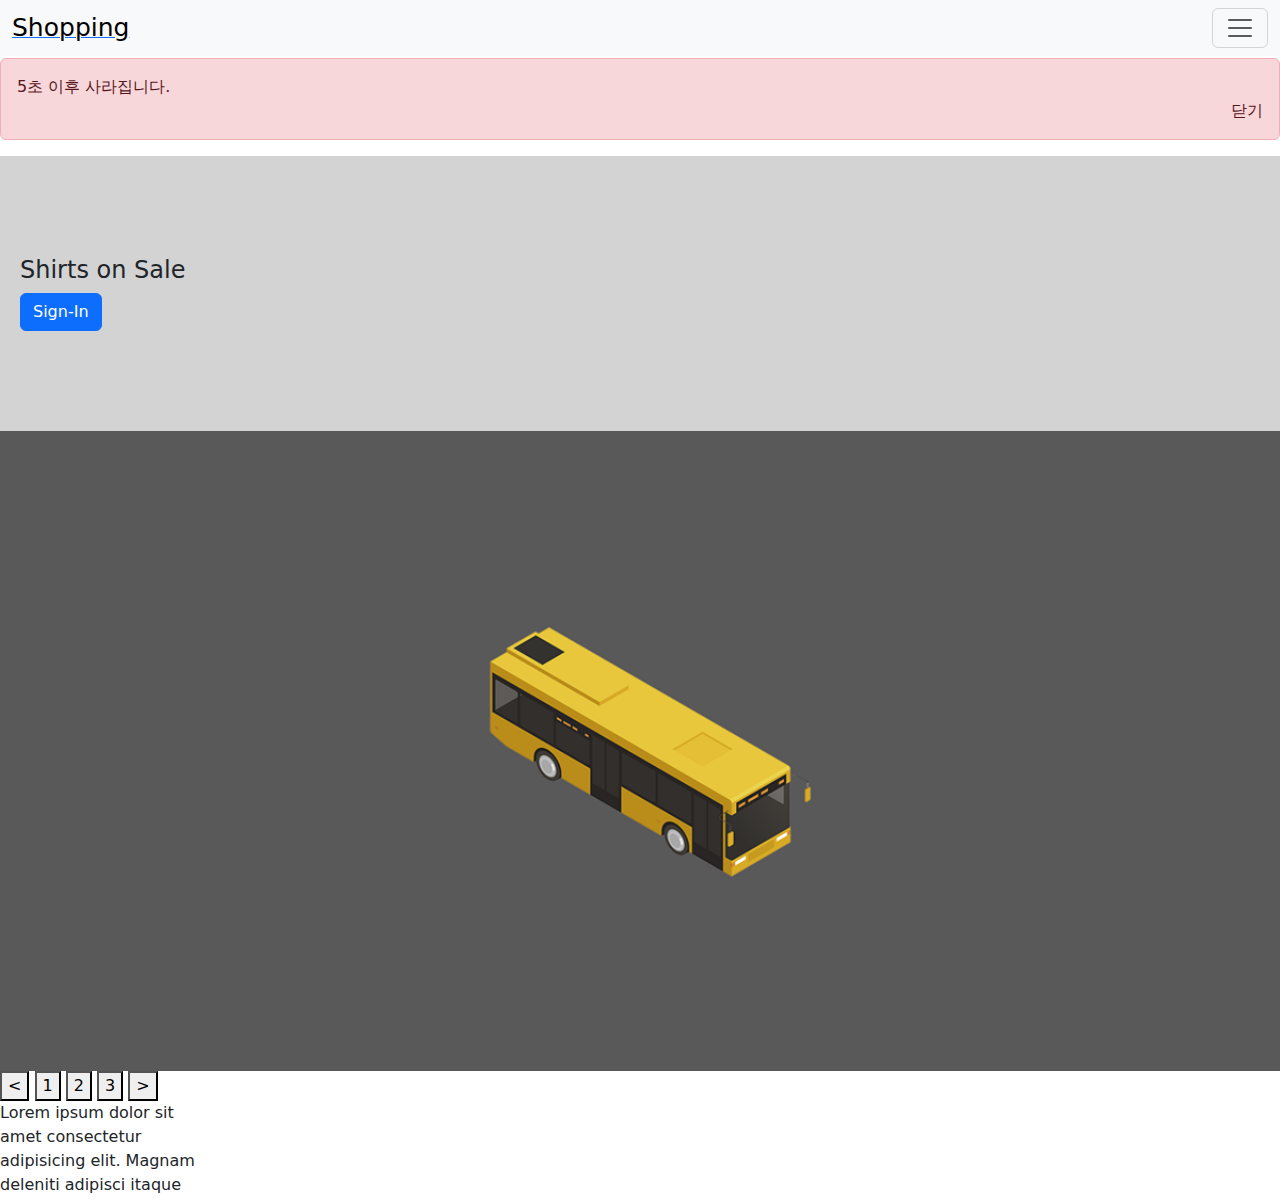
<file: index.html>
<!DOCTYPE html>
<html>

<head>
    <meta charset="UTF-8">
    <title>Document</title>
    <!-- bootstrap -->
    <link href="https://cdn.jsdelivr.net/npm/bootstrap@5.3.3/dist/css/bootstrap.min.css" rel="stylesheet"
        integrity="sha384-QWTKZyjpPEjISv5WaRU9OFeRpok6YctnYmDr5pNlyT2bRjXh0JMhjY6hW+ALEwIH" crossorigin="anonymous">
    <link href="./css/main.css" rel="stylesheet">
    <!-- jQuery -->
    <script src="https://cdnjs.cloudflare.com/ajax/libs/jquery/3.6.0/jquery.min.js"
        integrity="sha512-894YE6QWD5I59HgZOGReFYm4dnWc1Qt5NtvYSaNcOP+u1T9qYdvdihz0PPSiiqn/+/3e7Jo4EaG7TubfWGUrMQ=="
        crossorigin="anonymous" referrerpolicy="no-referrer"></script>
    <script src="js/request.js"></script>
</head>

<body>
    <!-- 로그인 모달창 Start -->
    <div class="black-bg">
        <div class="white-bg">
            <h4>로그인하세요</h4>
            <!-- form을 사용하는 이유
                 1. 서버로 데이터를 전송하기 위해 사용
                 2. action에 있는 url로 데이터가 전송 된다. -->
            <form action="success.html">
                <div class="my-3">
                    <input type="text" id="id" class="form-control">
                </div>
                <div class="my-3">
                    <input type="password" id="pw" class="form-control">
                </div>
                <button type="submit" class="btn btn-primary" id="send">전송</button>
                <button type="button" class="btn btn-danger" id="close">닫기</button>
            </form>
        </div>
    </div>
    <script>
        const blackBg =  document.querySelector('.black-bg');
        blackBg.addEventListener('click', (e)=>{

            // 영역 외의 부분 누르면 창 닫기
            if(e.target === blackBg){
                blackBg.classList.remove('show-modal');
            }

            // 유저가 실제로 클릭한 HTML 요소
            // e.target;

            // 이벤트리스너가 작성된 곳
            // this;
            // e.currentTarget;

            // 이벤트 기본동작을 막아주는 효과 (submit의 경우 submit의 동작을 막아준다)
            // e.preventDefault();

            // 상위요소로 이벤트 버블링을 막아준다.
            // e.stopPropagation();
        })
    </script>
    <!-- 로그인 모달창 End -->
    
    <!-- Navigation bar Start -->
    <nav class="navbar navbar-light bg-light" id="navigation">
        <div class="container-fluid">
            <a href="index.html"><span class="navbar-brand">Shopping</span></a>
            
            <button class="navbar-toggler" type="button">
                <span class="navbar-toggler-icon"></span>
            </button>
        </div>
    </nav>
    <ul class="list-group">
        <li class="list-group-item">
            <span class="dark-mode">Dark Mode🔄 </span>
        </li>
        <li class="list-group-item"><span onclick="location.href='detail.html'">Detail</span></li>
        <li class="list-group-item">A third item</li>
        <li class="list-group-item">A fourth item</li>
        <li class="list-group-item">And a fifth one</li>
    </ul>
    <script>
        // 스크롤 위치에 따라 Nav 로고 크기 변경
        window.addEventListener('scroll', ()=>{
            if(window.scrollY > 100){
                document.querySelector('.navbar-brand').style.fontSize = '20px';
            } else {
                document.querySelector('.navbar-brand').style.fontSize = '25px';
            }
        });
        
        const navList = document.querySelector('.list-group');
        
        // Navigation menu open
        document.querySelector('.navbar-toggler').addEventListener('click', (e) => {
            document.querySelector('.list-group').classList.toggle('slide');
        });
        
        

    </script>
    <!-- Navigation bar End -->

    <div style="height: 58px;"></div>


    <!-- Main Start -->
    <div class="alert alert-danger">
        <span id="timer">5</span>초 이후 사라집니다.
        <span style="display: block; text-align: right;" onclick="modalHide('.alert')">닫기</span>
    </div>
    <script>
        let timeCount = 5;
       
       let timer = setInterval(()=>{
           timeCount--;
           if(timeCount>= 0){
               document.querySelector('#timer').innerHTML = timeCount;
           }
       }, 1000);

       setTimeout(()=>{
           document.querySelector('.alert').classList.add('hide');
           clearTimeout(timer);
       },5000)

       const modalHide = (element) => {
           document.querySelector(element).classList.add('hide');
       }
    </script>

    <div class="main-bg">
        <h4>Shirts on Sale</h4>
        <button type="button" id="sign_check" class="btn btn-primary">Sign-In</button>
    </div>

    <!-- carousel : 이미지 슬라이드 -->
    <div style="overflow: hidden;">
        <div class="slide-container">
            <div class="slide-box">
                <img src="img/car1.png">
            </div>
            <div class="slide-box">
                <img src="img/car2.png">
            </div>
            <div class="slide-box">
                <img src="img/car3.png">
            </div>
        </div>
    </div>
    <script>
        let start = 0;
        let mouseDown = false;
        $('.slide-box').eq(0).on('mousedown', (e)=>{
            start = e.clientX;
            mouseDown = true;
        })
        

        $('.slide-box').eq(0).on('mousemove', (e)=>{
            if(mouseDown == true){
                $('.slide-container').css('transform', `translateX(${e.clientX-start}px)`);
            }
        })

        $('.slide-box').eq(0).on('mouseup', (e)=>{
            mouseDown = false;
            if(e.target-start < -100){
                $('.slide-container').css('transition','all 0.5s').css('transform', 'translateX(100vw)');
            } else {
                $('.slide-container').css('transition','all 0.5s').css('transform', 'translateX(0vw)');
            }
        })

        setTimeout(()=>{
            $('.slide-container').css('transition','none')
        }, 500)

    </script>

    <button class="before"><</button>
    <button class="slide-1">1</button>
    <button class="slide-2">2</button>
    <button class="slide-3">3</button>
    <button class="next">></button>

    <!-- div 박스 높이를 구해서 스크롤을 하였을 때 보이는 이벤트 -->
    <div class="lorem" style="width: 200px; height: 100px; overflow-y: scroll;">
        Lorem ipsum dolor sit amet consectetur adipisicing elit. 
        Magnam deleniti adipisci itaque velit temporibus facilis at quae numquam modi 
        id vitae totam magni, cum soluta obcaecati, a sapiente cupiditate vero.
    </div>
    <script>
        // div의 스크롤바 내린 양 == div의 실제 높이
        document.querySelector('.lorem').addEventListener('scroll', ()=>{
            // 스크롤 양
            let scrollValue = document.querySelector('.lorem').scrollTop;
            // 실제 높이
            let divValue = document.querySelector('.lorem').scrollHeight;
            // 높이
            let divHeight = document.querySelector('.lorem').clientHeight;

            // 스크롤 양 + 높이 == 실제 높이
            if(scrollValue+divHeight > divValue -1){
                alert('다 읽었음');
            }

        })

        // 현재 페이지의 높이
        // document.querySelector('html').scrollHeight
        // document.querySelector('html').clientHeight

    </script>

    <!-- Main End -->
    
    <script>
        let paintingLength = 3;
        let painting = 0;
        let slidePainting = document.querySelector('.slide-container');
        
        // 이미지 슬라이드 "이전" 버튼으로 구현
        document.querySelector('.before').addEventListener('click', ()=>{
            if(painting > 0){
                painting--;
            }
            slidePainting.style.transform = `translateX(-${painting}00vw)`;
            console.log(painting);
            // if(painting === 1){
            //     painting = 3;
            //     slidePainting.style.transform = 'translateX(-200vw)';
            // } else if(painting === 2){
            //     painting = 1;
            //     slidePainting.style.transform = 'translateX(0vw)';
            // } else {
            //     painting = 2;
            //     slidePainting.style.transform = 'translateX(-100vw)'
            // }
        })

        // 이미지 슬라이드 "다음" 버튼으로 구현
        document.querySelector('.next').addEventListener('click', ()=>{
            if(paintingLength-1 > painting){
                painting++;
            }
            slidePainting.style.transform = `translateX(-${painting}00vw)`;
            console.log(painting);
            // if(painting === 1){
            //     painting = 2;
            //     slidePainting.style.transform = 'translateX(-100vw)';
            // } else if(painting === 2){
            //     painting = 3;
            //     slidePainting.style.transform = 'translateX(-200vw)';
            // } else {
            //     painting = 1;
            //     slidePainting.style.transform = 'translateX(0vw)'
            // }
        })

        // 이미지 슬라이드 구현
        document.querySelector('.slide-1').addEventListener('click', ()=>{
            painting = 1;
            slidePainting.style.transform = 'translateX(0vw)';
        });
        document.querySelector('.slide-2').addEventListener('click', ()=>{
            painting = 2;
            slidePainting.style.transform = 'translateX(-100vw)';
        });
        document.querySelector('.slide-3').addEventListener('click', ()=>{
            painting = 3;
            slidePainting.style.transform = 'translateX(-200vw)';
        });
    </script>

    <script>
        
        var count = 0;

        // Dark 버튼 클릭 시 Light로 바꾸기
        document.querySelector('.dark-mode').addEventListener('click', ()=>{
            if(count%2 === 0){
                document.querySelector('.dark-mode').innerHTML = "Light Mode🔄";
                document.querySelector('body').classList.add('dark');
                document.querySelector('#navigation').classList.remove('navbar-light');
                document.querySelector('#navigation').classList.remove('bg-light');
                document.querySelector('#navigation').classList.add('navbar-light');
                document.querySelector('#navigation').classList.add('bg-dark');
            } else {
                document.querySelector('.dark-mode').innerHTML = "Dark Mode🔄";
                document.querySelector('body').classList.remove('dark');
                document.querySelector('#navigation').classList.add('navbar-light');
                document.querySelector('#navigation').classList.add('bg-light');
                document.querySelector('#navigation').classList.remove('navbar-light');
                document.querySelector('#navigation').classList.remove('bg-dark');
                
            }
            count++;
        });

        $('#sign_check').on('click', () => {
            $('.black-bg').addClass('show-modal');
        });

        $('#close').on('click', () => {
            $('.black-bg').removeClass('show-modal');
        });

        // input event 1
        document.querySelector('#id').addEventListener('change', ()=>{
            console.log(document.querySelector('#id').value);
        });

        // input event 2
        document.querySelector('#pw').addEventListener('input', ()=>{
            console.log(document.querySelector('#pw').value);
        });

        // 전송 버튼 누르면 input에 입력한 값이 없으면 알림창
        document.querySelector('form').addEventListener('submit', (e)=>{
            const id = document.querySelector('#id').value;
            const pw = document.querySelector('#pw').value;

            if(id === ''){
                alert("아이디를 입력하세요");
            }

             // 정규식
            if(/\S+@\S+.\S+/.test(id)){
                alert("이메일 형식이 아닙니다.")
            }
            if(pw === ''){
                alert("비밀번호를 입력하세요");
            }
            if(pw.length < 6){
                alert("비밀번호가 맞지 않습니다.")
            }

            e.preventDefault();
        });

    </script>

    <!-- Bootstrap -->
    <script src="https://cdn.jsdelivr.net/npm/bootstrap@5.3.3/dist/js/bootstrap.bundle.min.js"
        integrity="sha384-YvpcrYf0tY3lHB60NNkmXc5s9fDVZLESaAA55NDzOxhy9GkcIdslK1eN7N6jIeHz"
        crossorigin="anonymous"></script>


</body>

</html>
</file>
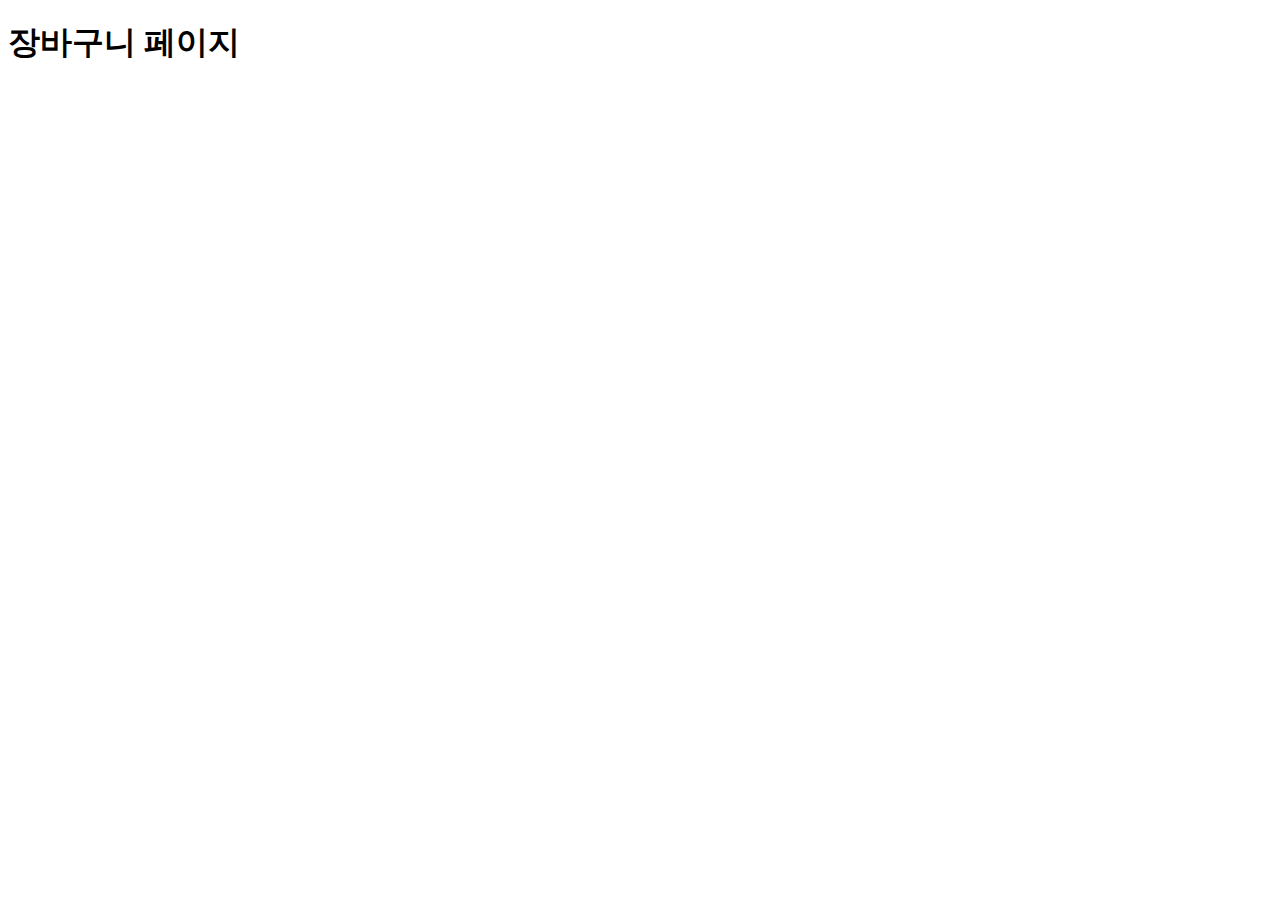
<file: cart.html>
<!DOCTYPE html>
<html lang="en">
<head>
    <meta charset="UTF-8">
    <meta name="viewport" content="width=device-width, initial-scale=1.0">
    <title>Document</title>
</head>
<body>
    <h1>장바구니 페이지</h1>
    <div>
        
    </div>
    <script>
        // 로컬스토리지에서 꺼내서 cart에 추가
        
    </script>
</body>
</html>
</file>
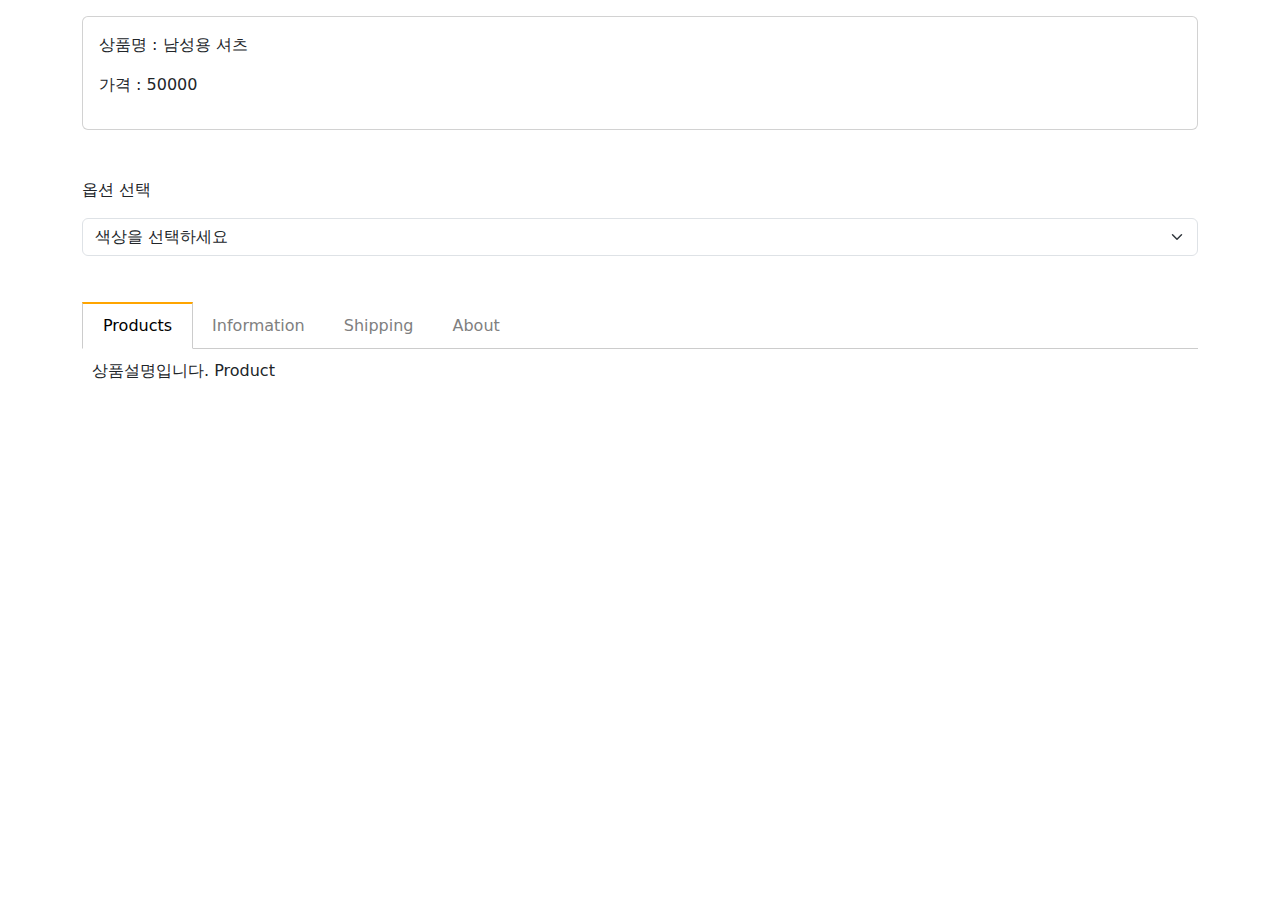
<file: detail.html>
<!DOCTYPE html>
<html>

<head>
    <meta charset="UTF-8">
    <title>Document</title>
    <!-- bootstrap -->
    <link href="https://cdn.jsdelivr.net/npm/bootstrap@5.3.3/dist/css/bootstrap.min.css" rel="stylesheet"
        integrity="sha384-QWTKZyjpPEjISv5WaRU9OFeRpok6YctnYmDr5pNlyT2bRjXh0JMhjY6hW+ALEwIH" crossorigin="anonymous">
    <link href="./css/main.css" rel="stylesheet">
    <!-- jQuery -->
    <script src="https://cdnjs.cloudflare.com/ajax/libs/jquery/3.6.0/jquery.min.js"
        integrity="sha512-894YE6QWD5I59HgZOGReFYm4dnWc1Qt5NtvYSaNcOP+u1T9qYdvdihz0PPSiiqn/+/3e7Jo4EaG7TubfWGUrMQ=="
        crossorigin="anonymous" referrerpolicy="no-referrer"></script>
    <!-- <script src="js/main.js"></script> -->

    <style>
        ul.list {
            list-style-type: none;
            margin: 0;
            padding: 0;
            border-bottom: 1px solid #ccc;
        }

        ul.list::after {
            content: '';
            display: block;
            clear: both;
        }

        .tab-button {
            display: block;
            padding: 10px 20px 10px 20px;
            float: left;
            margin-right: -1px;
            margin-bottom: -1px;
            color: grey;
            text-decoration: none;
            cursor: pointer;
        }

        .orange {
            border-top: 2px solid orange;
            border-right: 1px solid #ccc;
            border-bottom: 1px solid white;
            border-left: 1px solid #ccc;
            color: black;
            margin-top: -2px;
        }

        .tab-content {
            display: none;
            padding: 10px;
        }

        .show {
            display: block;
        }
    </style>
</head>

<body>
    
    <div class="container mt-3">
        <div class="card p-3">
            <p class="car-title"></p>
            <p class="car-price"></p>
        </div>
    </div>
    <script>
        /**
         *  array 자료형
         *  인덱싱 : array[0] -> array의 0번째 자료
         *  let array = ['자료1', '자료2', '자료3'];
         *  array[1] == '자료2'
         * 
         *  object 자료형
         *  키:밸류 형태의 자료 -> {name(key): '자료'(vales)}
         *  let object = {name: '자료1', id: '자료2'};
         *  object.name == '자료1'
         */

         var car = ['남성용 셔츠', 50000, 'white'];
         var car2 = {name: '남성용 셔츠', price: [50000, 30000, 40000]};

         // array 정렬
         car.sort();
         // 1번부터 y번전까지 자르기
         var car3 = car.slice(1,3)

         // object HTML에 적용하기 (데이터 바인딩 : 데이터를 원하는 위치에 놓는 것)
         document.querySelector('.car-title').innerHTML = ` 상품명 : ${car2.name}`; 
         document.querySelector('.car-price').innerHTML = ` 가격 : ${car2.price[0]}`; 
    </script>

    <form class="container my-5 form-group">
        <p>옵션 선택</p>
        <select class="form-select mt-2">
            <option>색상을 선택하세요</option>
            <option>White</option>
            <option>Black</option>
            <option>Grey</option>
            <option>Blue</option>
            <option>Red</option>
        </select>
        <select class="form-select mt-2 form-hide">
            <option>사이즈를 선택하세요</option>
            <option>S (90)</option>
            <option>M (95)</option>
            <option>L (100)</option>
            <option>XL (105)</option>
        </select>
    </form>

    <div class="create-html">

    </div>
    <script>

        // 자바스크립트로 html 요소 생성(2)
        // let template = '<p>안녕@</p>';
        // document.querySelector('.create-html').insertAdjacentHTML('beforeend', template);

        // 자바스크립트로 html 요소 생성(1)
        // let pTag = document.createElement('p');
        // pTag.innerHTML = "안녕!";
        // document.querySelector('.create-html').appendChild(pTag);

        const selectorOne = document.querySelectorAll('.form-select');

        const white = ['S (90)', 'M (95)', 'L (100)'];
        const black = ['L (100)', 'XL (품절)', 'XXL  (110)'];

        selectorOne[0].addEventListener('input', (e)=>{
            // this 값을 쓰고 싶으면 allow function을 쓰지 않고 일반 function()을 써야 한다.
            // let value = this.value : 값 이상하게 나옴
            let value = e.currentTarget.value;
            
            // 유저가 색상을 골랐을 때 사이즈 보여주기
            if(selectorOne[0].value == '색상을 선택하세요'){
                selectorOne[1].classList.add('form-hide');

            } else if(value == "White"){
                selectorOne[1].classList.remove('form-hide');
                selectorOne[1].innerHTML = '';
                white.forEach((item)=>{
                    let option = document.createElement('option');
                    option.textContent = item;
                    selectorOne[1].append(option);
                })
                
            } else if(value == "Black"){
                selectorOne[1].classList.remove('form-hide');
                selectorOne[1].innerHTML = '';
                black.forEach((item)=>{
                    let option = document.createElement('option');
                    option.textContent = item;
                    selectorOne[1].append(option);
                })

            } else {
                selectorOne[1].classList.remove('form-hide');
                let option = `<option>사이즈를 선택하세요</option>
                              <option>S (90)</option>
                              <option>M (95)</option>
                              <option>L (100)</option>
                              <option>XL (105)</option>`;
                selectorOne[1].innerHTML = option;

            }
        })

        // Object 갯수만큼 반복문
        // let obj = {name: 'kim', age: 20};
        // for(var key in obj){
        //     console.log(key + obj[key]);
        // }
    </script>

    <div class="container mt-5">
        <ul class="list">
            <li class="tab-button orange" data-id="0">Products</li>
            <li class="tab-button" data-id="1">Information</li>
            <li class="tab-button" data-id="2">Shipping</li>
            <li class="tab-button" data-id="3">About</li>
        </ul>

        <div class="tab-content show">
            <p>상품설명입니다. Product</p>
        </div>
        <div class="tab-content">
            <p>스펙설명입니다. Information</p>
        </div>
        <div class="tab-content">
            <p>배송정보입니다. Shipping</p>
        </div>
        <div class="tab-content">
            <p>그 외. About</p>
        </div>
    </div>
    <script src="js/main.js"></script>

    <!-- Bootstrap -->
    <script src="https://cdn.jsdelivr.net/npm/bootstrap@5.3.3/dist/js/bootstrap.bundle.min.js"
        integrity="sha384-YvpcrYf0tY3lHB60NNkmXc5s9fDVZLESaAA55NDzOxhy9GkcIdslK1eN7N6jIeHz"
        crossorigin="anonymous"></script>


</body>

</html>
</file>
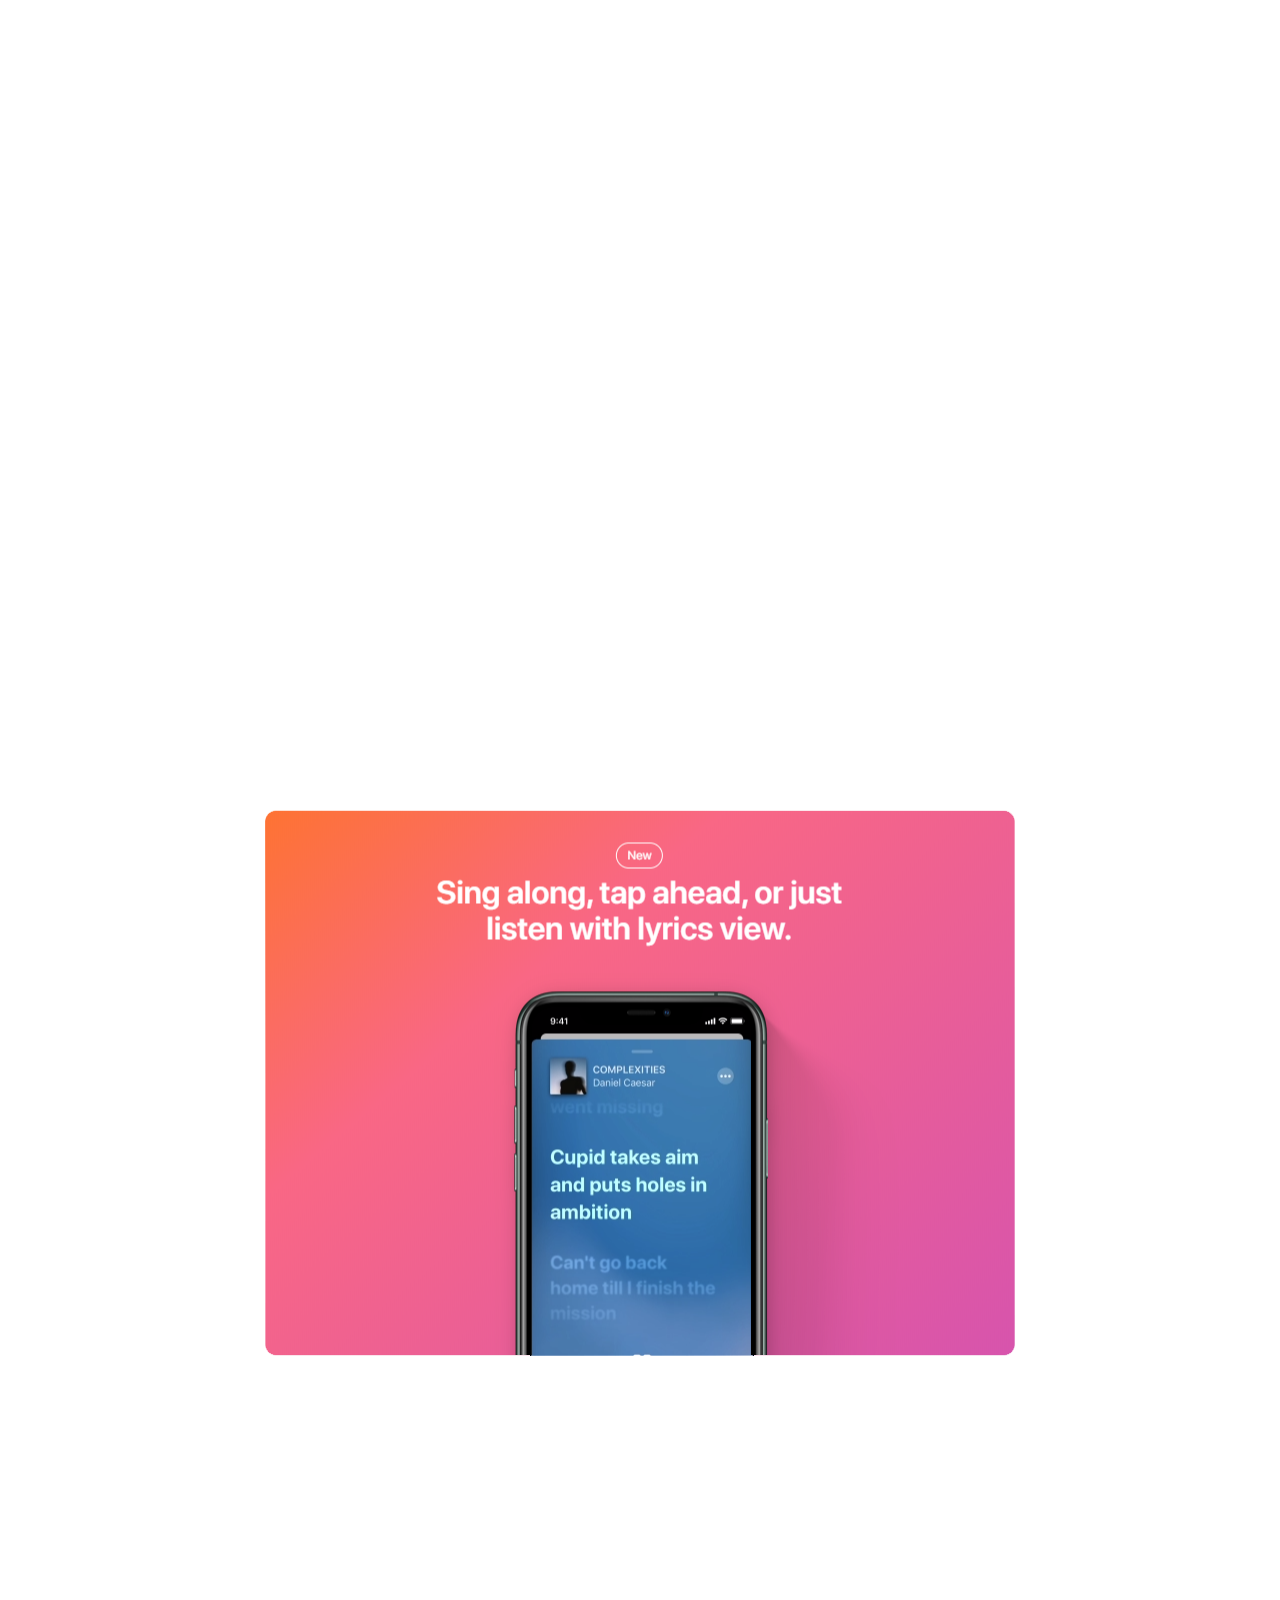
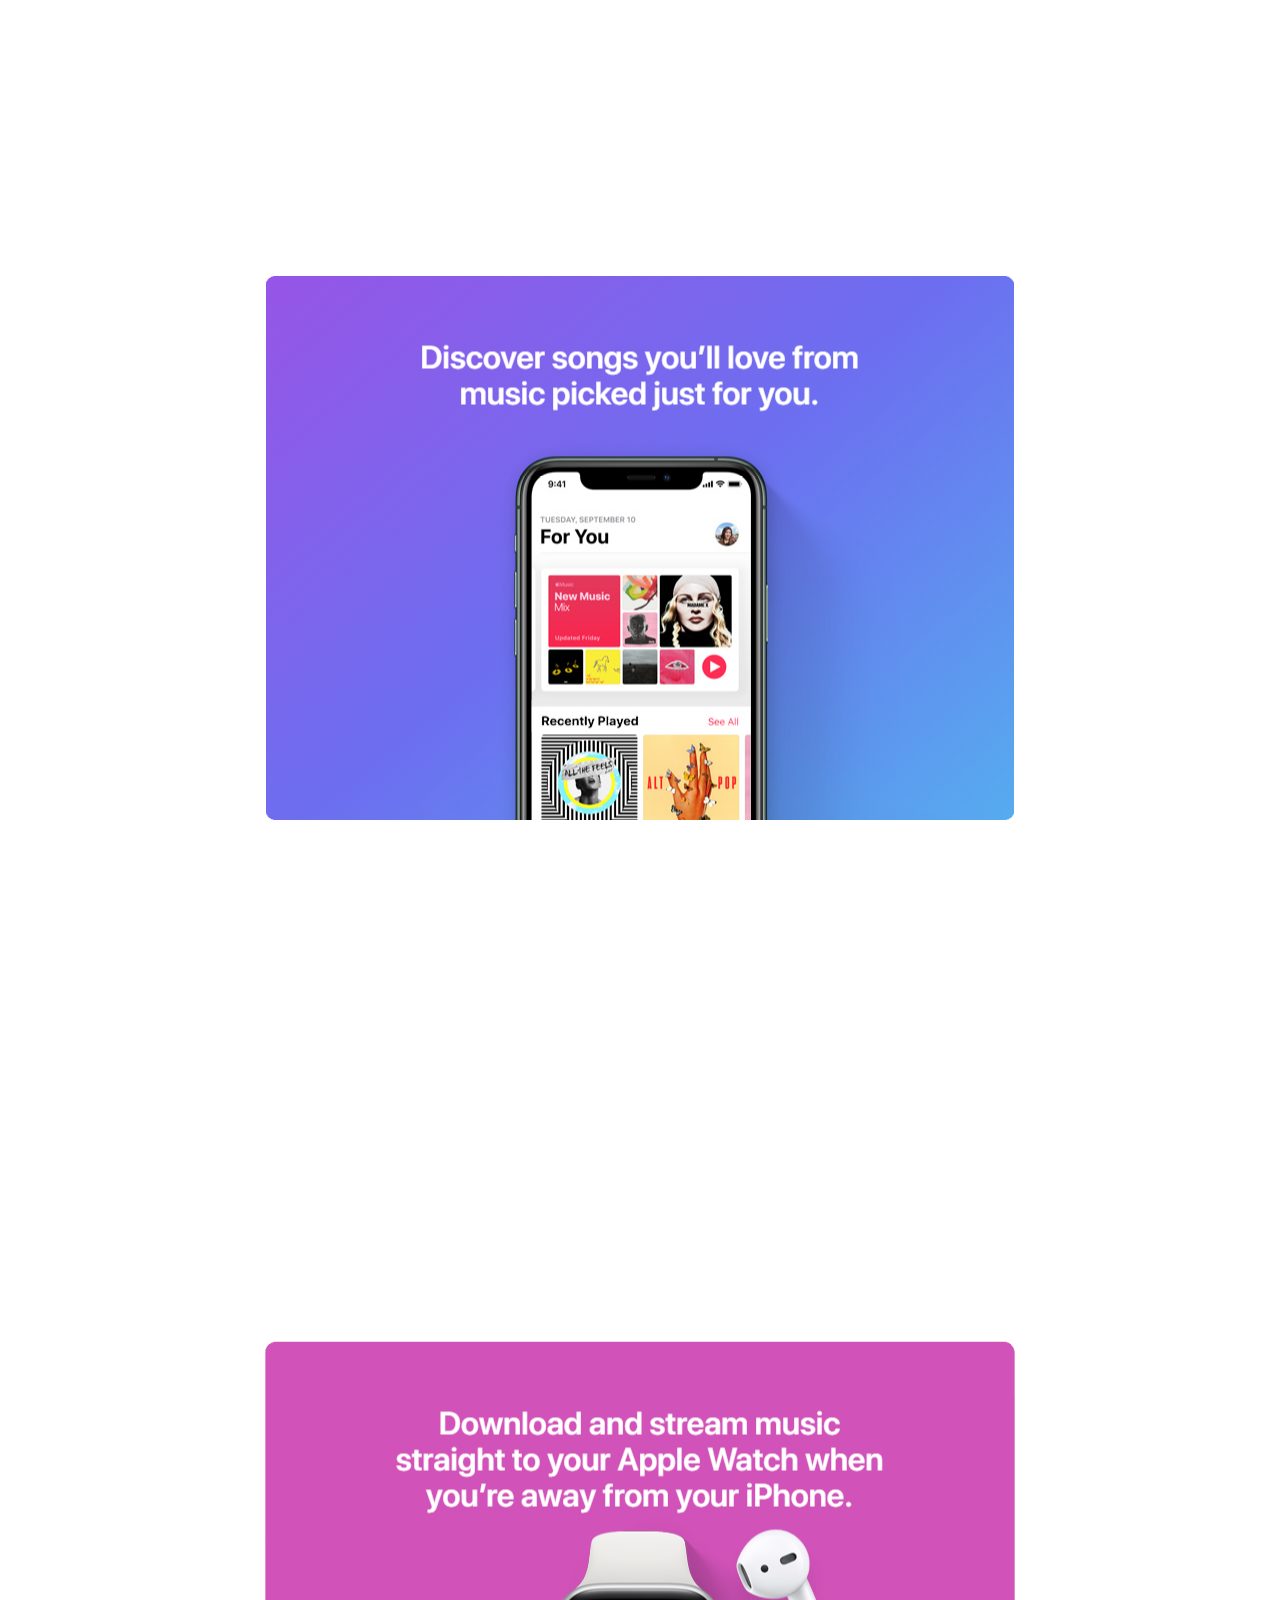
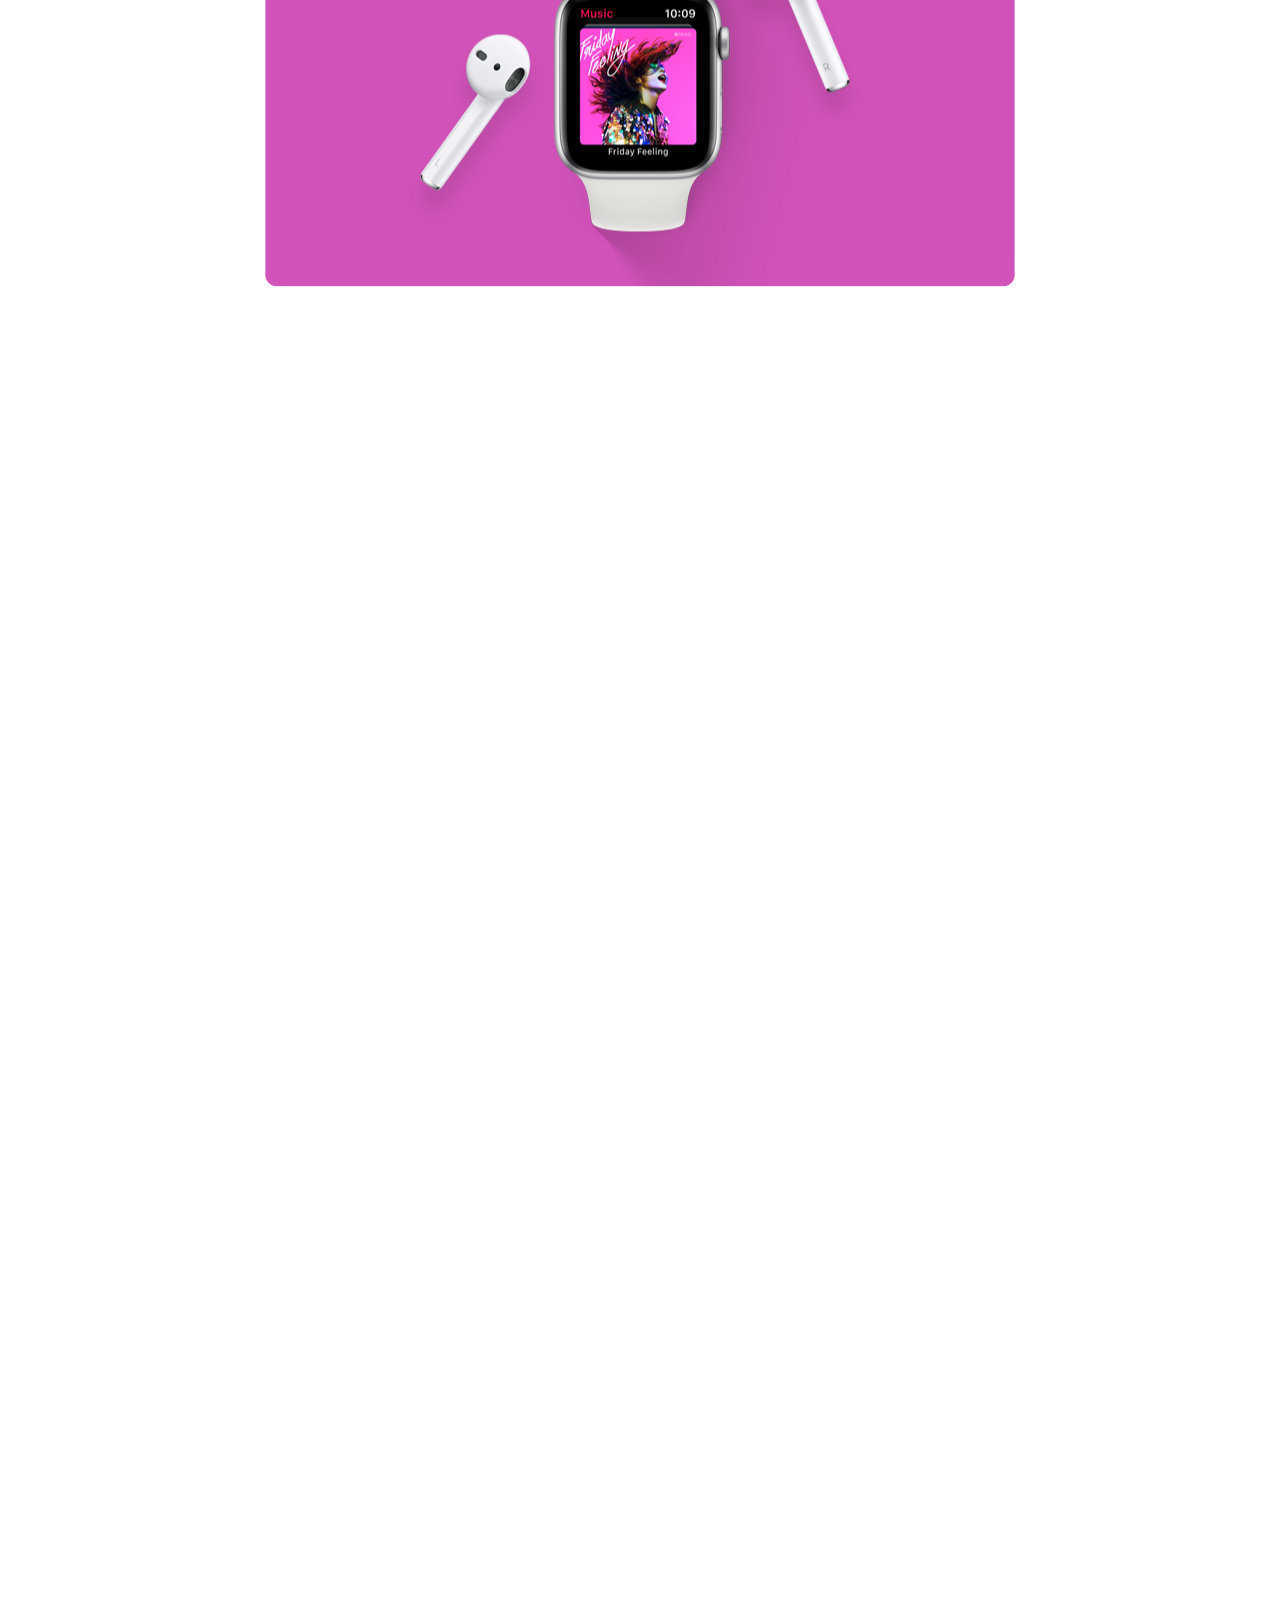
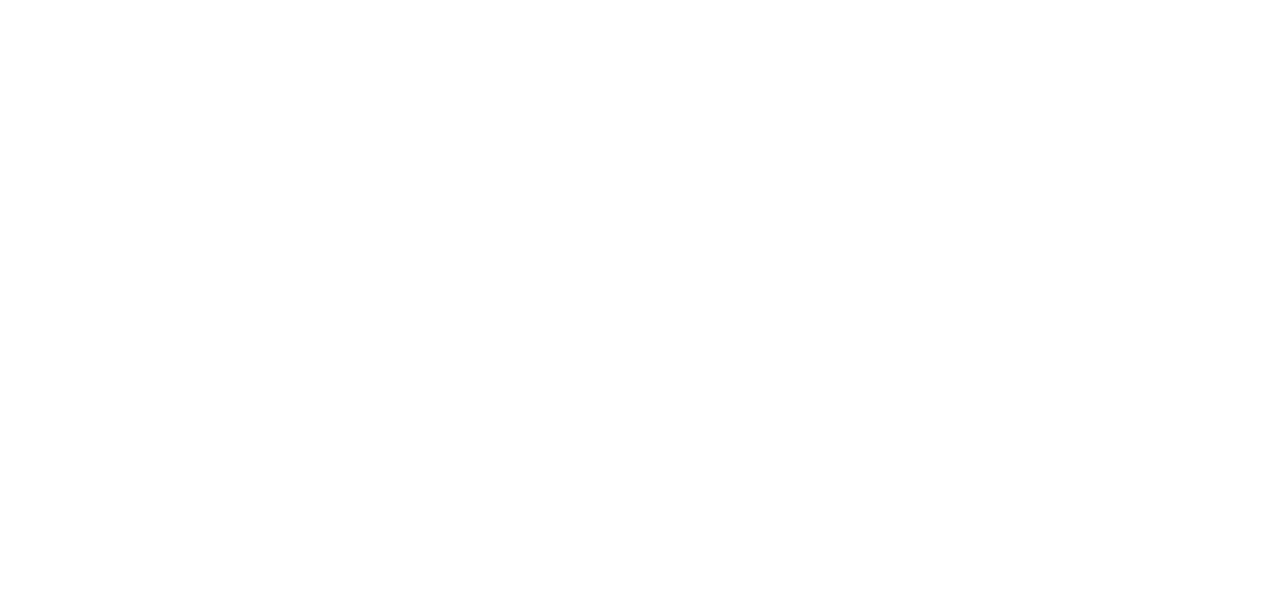
<file: home-ui.html>
<!DOCTYPE html>
<html>

<head>
    <meta charset="UTF-8">
    <title>Document</title>
    <!-- jQuery -->
    <script src="https://cdnjs.cloudflare.com/ajax/libs/jquery/3.6.0/jquery.min.js"
        integrity="sha512-894YE6QWD5I59HgZOGReFYm4dnWc1Qt5NtvYSaNcOP+u1T9qYdvdihz0PPSiiqn/+/3e7Jo4EaG7TubfWGUrMQ=="
        crossorigin="anonymous" referrerpolicy="no-referrer"></script>
    <link href="css/main.css" rel="stylesheet">
</head>

<body>
    <div class="card-bg">
        <div class="card-box">
            <img src="img/card1.png">
        </div>
        <div class="card-box">
            <img src="img/card2.png">
        </div>
        <div class="card-box">
            <img src="img/card3.png">
        </div>
    </div>
    <script>
        $(window).scroll(function(){
            let height = $(window).scrollTop();
            console.log(height);

            let y1 = -1/300 * height + 1453/300;
            $('.card-box').eq(0).css('opacity', y1);

            // 2071~2491
            let y2 = -1/300 * height + 2420/300;
            $('.card-box').eq(1).css('opacity', y2);

        });
    </script>
</body>

</html>
</file>
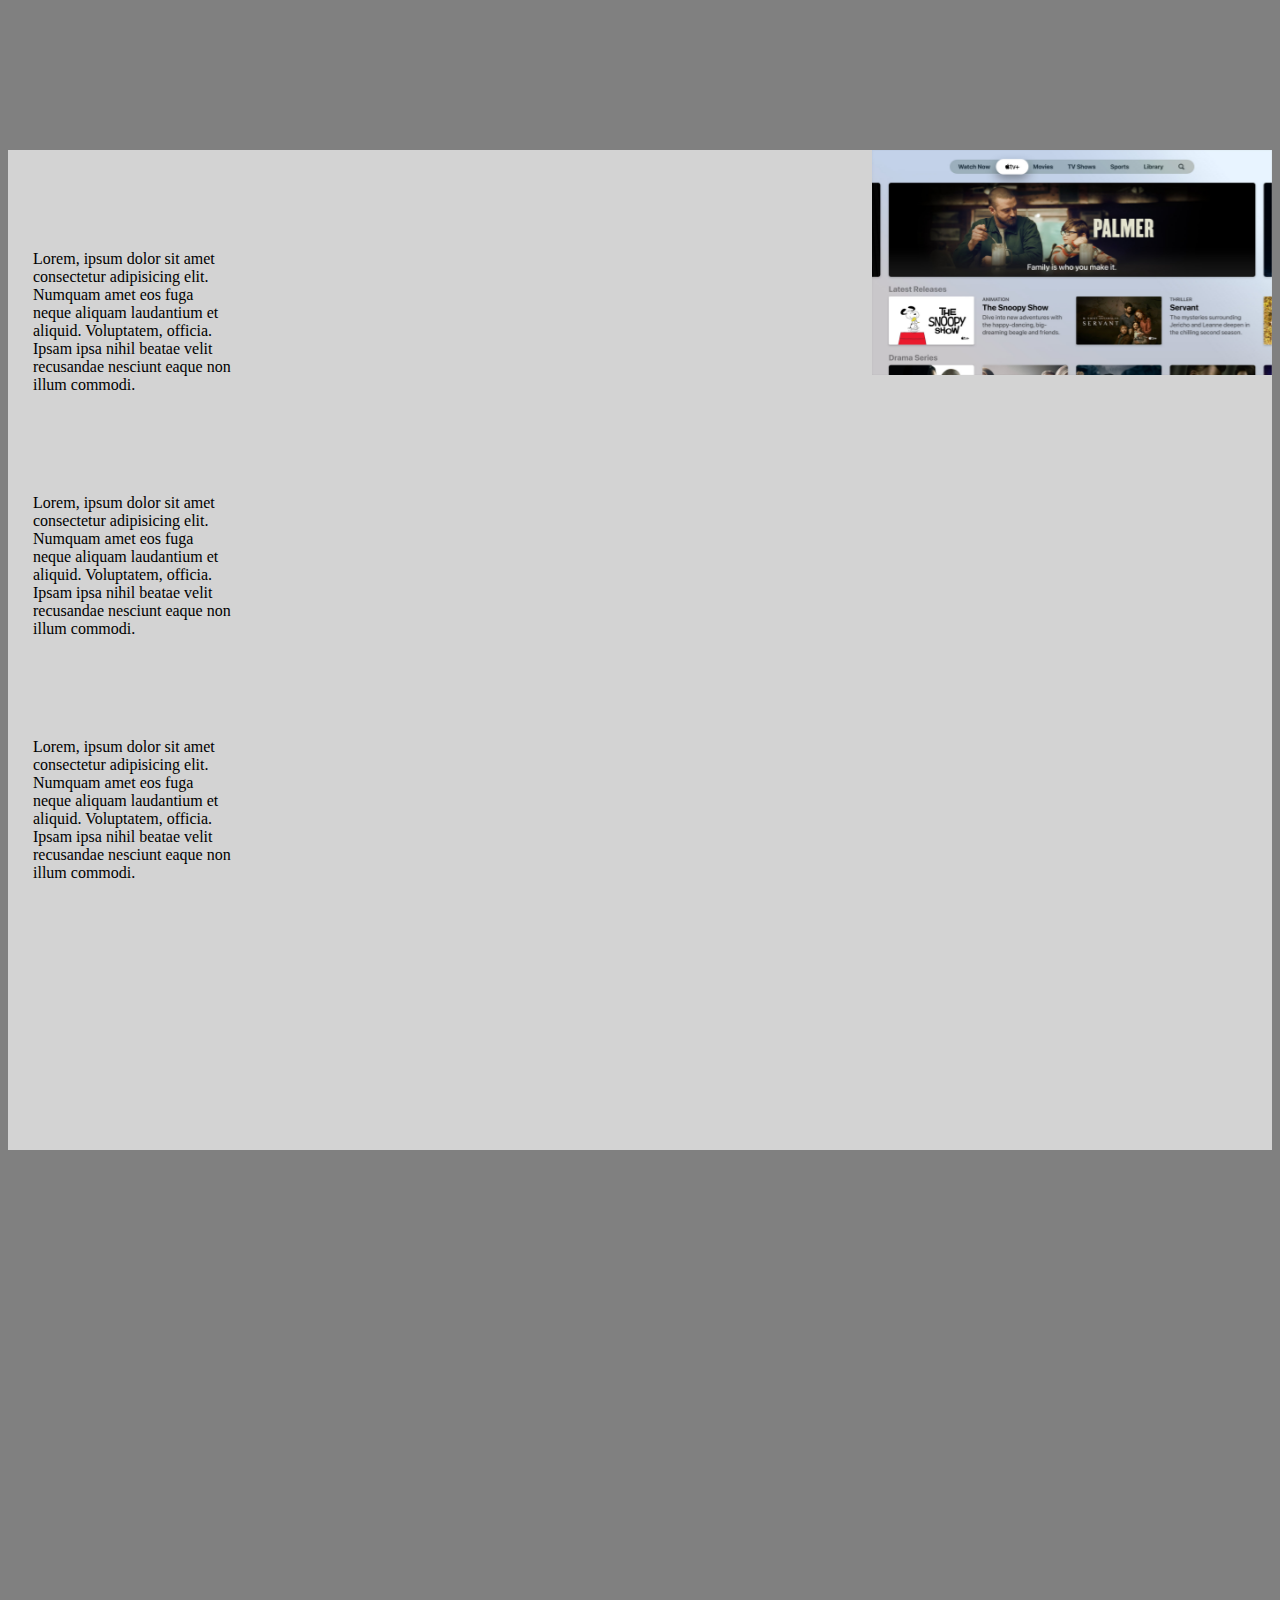
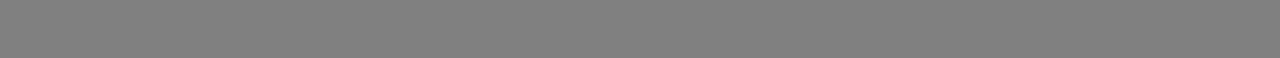
<file: sticky.html>
<!DOCTYPE html>
<html lang="en">
<head>
    <meta charset="UTF-8">
    <meta name="viewport" content="width=device-width, initial-scale=1.0">
    <link href="css/sticky.css" rel="stylesheet">
    <title>Document</title>
</head>
<body style="background: grey; height: 1500px;">
    <div class="grey">
        <!-- position: sticky (조건부 fixed) -->
        <div class="image">
            <img src="img/appletv.jpg" width="100%">
        </div>
        <div class="text">
            Lorem, ipsum dolor sit amet consectetur adipisicing elit. 
            Numquam amet eos fuga neque aliquam laudantium et aliquid. 
            Voluptatem, officia. Ipsam ipsa nihil beatae velit recusandae 
            nesciunt eaque non illum commodi.
        </div>
        <div class="text" style="clear: both;">
            Lorem, ipsum dolor sit amet consectetur adipisicing elit. 
            Numquam amet eos fuga neque aliquam laudantium et aliquid. 
            Voluptatem, officia. Ipsam ipsa nihil beatae velit recusandae 
            nesciunt eaque non illum commodi.
        </div>
        <div class="text" style="clear: both;">
            Lorem, ipsum dolor sit amet consectetur adipisicing elit. 
            Numquam amet eos fuga neque aliquam laudantium et aliquid. 
            Voluptatem, officia. Ipsam ipsa nihil beatae velit recusandae 
            nesciunt eaque non illum commodi.
        </div>
    </div>
</body>
</html>
</file>
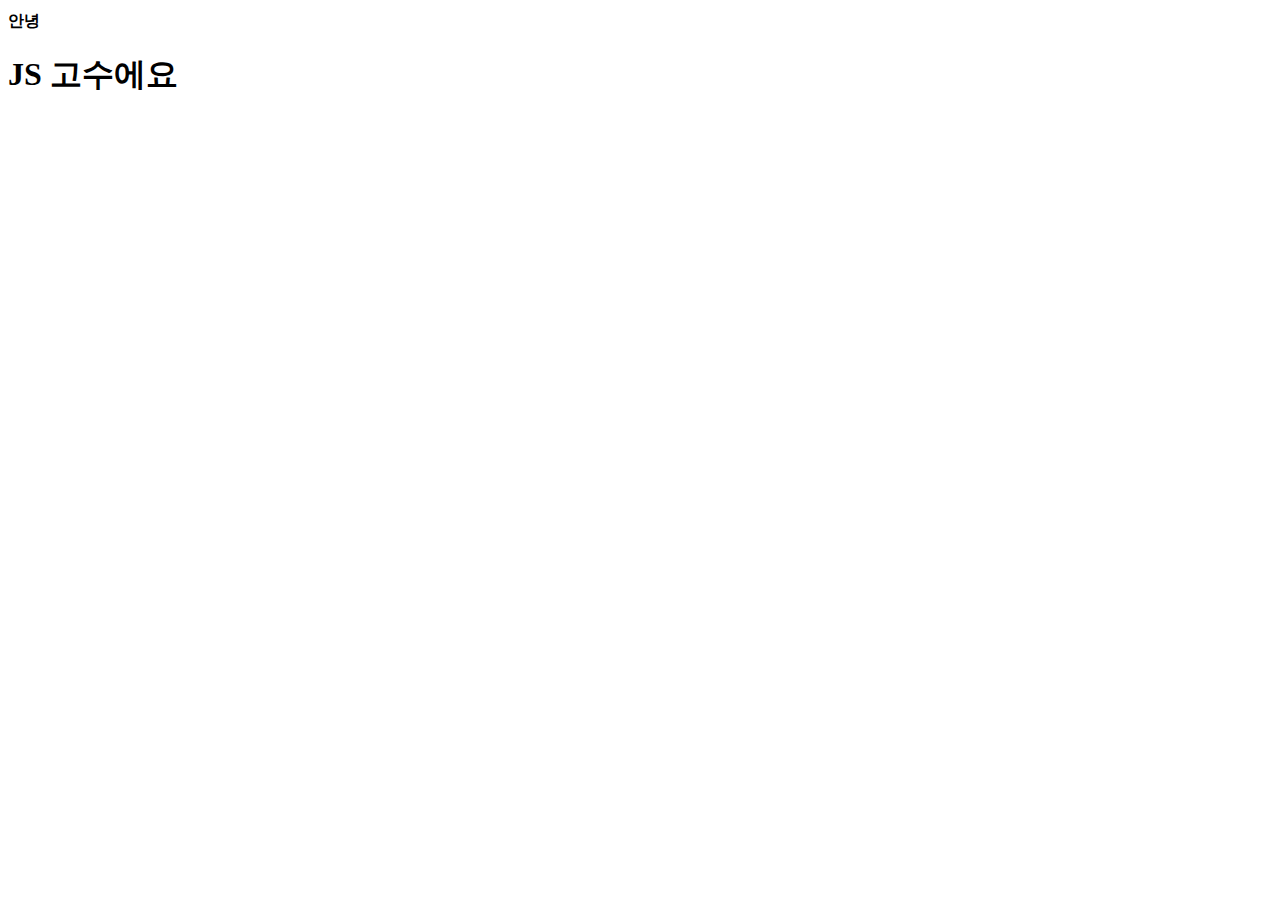
<file: study-01.html>
<!DOCTYPE html>
<html>
<head>
    <meta charset="UTF-8">
    <title>Document</title>
</head>
<body>
    <h1 id="hello">안녕하세요</h1>
    <h1 id="hi">JS 초보에요</h1>
    <script>
        /**
         * document : 문서 (HTML 문서)
         * . : ~의
         * element : 요소
         * getElementById('???') : selector
         * 프로그래밍 : 컴퓨터에게 일을 시키는 행위
         * 컴퓨터는 사람처럼 대하면 못알아 먹기 때문에 자세하게 지시하는 코드를 작성해야한다.
         */
        
        // element 변겨하는 법 : document.getElementById('???').??? = ???;
        document.getElementById('hello').innerHTML = "안녕";
        document.getElementById('hello').style.fontSize = "16px";

        document.getElementById('hi').innerHTML = "JS 고수에요";
    </script>

</body>
</html>
</file>
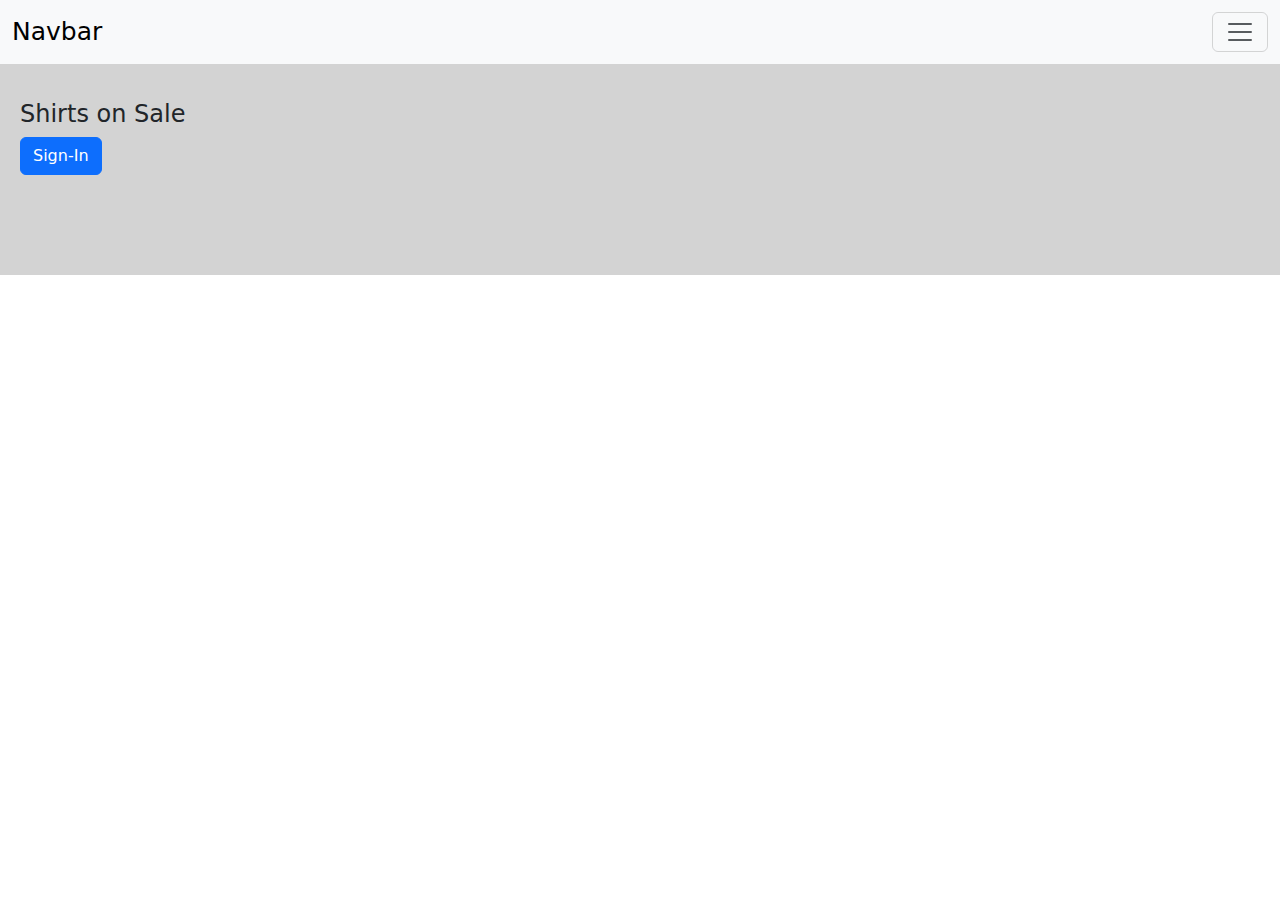
<file: study-03.html>
<!DOCTYPE html>
<html>

<head>
    <meta charset="UTF-8">
    <title>Document</title>
    <link href="https://cdn.jsdelivr.net/npm/bootstrap@5.3.3/dist/css/bootstrap.min.css" rel="stylesheet"
        integrity="sha384-QWTKZyjpPEjISv5WaRU9OFeRpok6YctnYmDr5pNlyT2bRjXh0JMhjY6hW+ALEwIH" crossorigin="anonymous">
    <link href="./css/main.css" rel="stylesheet">

    <!-- jQuery -->
    <script src="https://cdnjs.cloudflare.com/ajax/libs/jquery/3.6.0/jquery.min.js"
        integrity="sha512-894YE6QWD5I59HgZOGReFYm4dnWc1Qt5NtvYSaNcOP+u1T9qYdvdihz0PPSiiqn/+/3e7Jo4EaG7TubfWGUrMQ=="
        crossorigin="anonymous" referrerpolicy="no-referrer"></script>
</head>

<!--
    UI 만드는 step
    1. HTML/CSS로 미리 UI 디자인하기
    2. 버튼 누르면 UI 보여주기
-->

<body>
    <!-- 로그인 모달창 Start -->
    <div class="black-bg">
        <div class="white-bg">
            <h4>로그인하세요</h4>
            <!-- form을 사용하는 이유
                 1. 서버로 데이터를 전송하기 위해 사용
                 2. action에 있는 url로 데이터가 전송 된다. -->
            <form action="success.html">
                <div class="my-3">
                    <input type="text" class="form-control">
                </div>
                <div class="my-3">
                    <input type="password" class="form-control">
                </div>
                <button type="submit" class="btn btn-primary">전송</button>
                <button type="button" class="btn btn-danger" id="close">닫기</button>
            </form>
        </div>
    </div>
    <!-- 로그인 모달창 End -->

    <!-- Navigation bar Start -->
    <nav class="navbar navbar-light bg-light">
        <div class="container-fluid">
            <span class="navbar-brand">Navbar</span>
            <button class="navbar-toggler" type="button">
                <span class="navbar-toggler-icon"></span>
            </button>
        </div>
    </nav>
    <ul class="list-group">
        <li class="list-group-item">An item</li>
        <li class="list-group-item">A second item</li>
        <li class="list-group-item">A third item</li>
        <li class="list-group-item">A fourth item</li>
        <li class="list-group-item">And a fifth one</li>
    </ul>
    <!-- Navigation bar End -->

    <!-- Main Start -->
    <div class="main-bg">
        <h4>Shirts on Sale</h4>
        <button type="button" id="sign_check" class="btn btn-primary">Sign-In</button>
    </div>
    <!-- Main End -->

    <script>

        /**
         *  애니메이션 만드는 법칙
         *  one-way UI 애니메이션
         *  - A상태 -> B상태로 이동
         *  1. 시작 스타일
         *  2. 최종 스타일
         *  3. 원할 때 최종스타일로 변하게끔 코드 작성
         *  4. transition 추가
         */

        /**
         * 주의
         * 1. $('셀렉터')로 찾으면 jQuery 함수만 사용가능
         * 2. querySelector('셀렉터')로 찾으면 자바스크립트 함수만 사용 가능
         */

        // EventListener의 클릭 이벤트로 클래스 추가하기
        document.querySelector('.navbar-toggler').addEventListener('click', () => {
            // classList.add() : 해당 클래스에 클래스를 추가
            // classList.toggle() : 해당 클래스가 없으면 추가, 있으면 제거
            document.querySelector('.list-group').classList.toggle('slide');
        })

        $('#sign_check').on('click', () => {
            // document.querySelector('.black-bg').classList.add('show-modal');
            $('.black-bg').addClass('show-modal');
            // $('.black-bg').css('display','block');
        });

        $('#close').on('click', () => {
            // document.querySelector('.black-bg').classList.remove('show-modal');
            $('.black-bg').removeClass('show-modal');
            // $('.black-bg').css('display','none');
        });

        /*
            // jQuery
            // document.querySelector('.hello').innerHTML = "안녕하세요";
            $('.hello').html("안녕하세요");

            // CSS 변경
            $('.hello').css('color', 'red');

            // 클래스 추가
            $('.hello').addClass('show');
            
            // 클래스 제거
            $('.hello').removeClass('show');
            
            // 클래스 토글
            $('.hello').toggleClass('show');

            document.querySelector('#test-btn').addEventListener('click',()=>{})
            $('#test-btn').on('click',()=>{
                $('.hello').slideUp();
            })
        */

    </script>

    <!-- Bootstrap -->
    <script src="https://cdn.jsdelivr.net/npm/bootstrap@5.3.3/dist/js/bootstrap.bundle.min.js"
        integrity="sha384-YvpcrYf0tY3lHB60NNkmXc5s9fDVZLESaAA55NDzOxhy9GkcIdslK1eN7N6jIeHz"
        crossorigin="anonymous"></script>


</body>

</html>
</file>
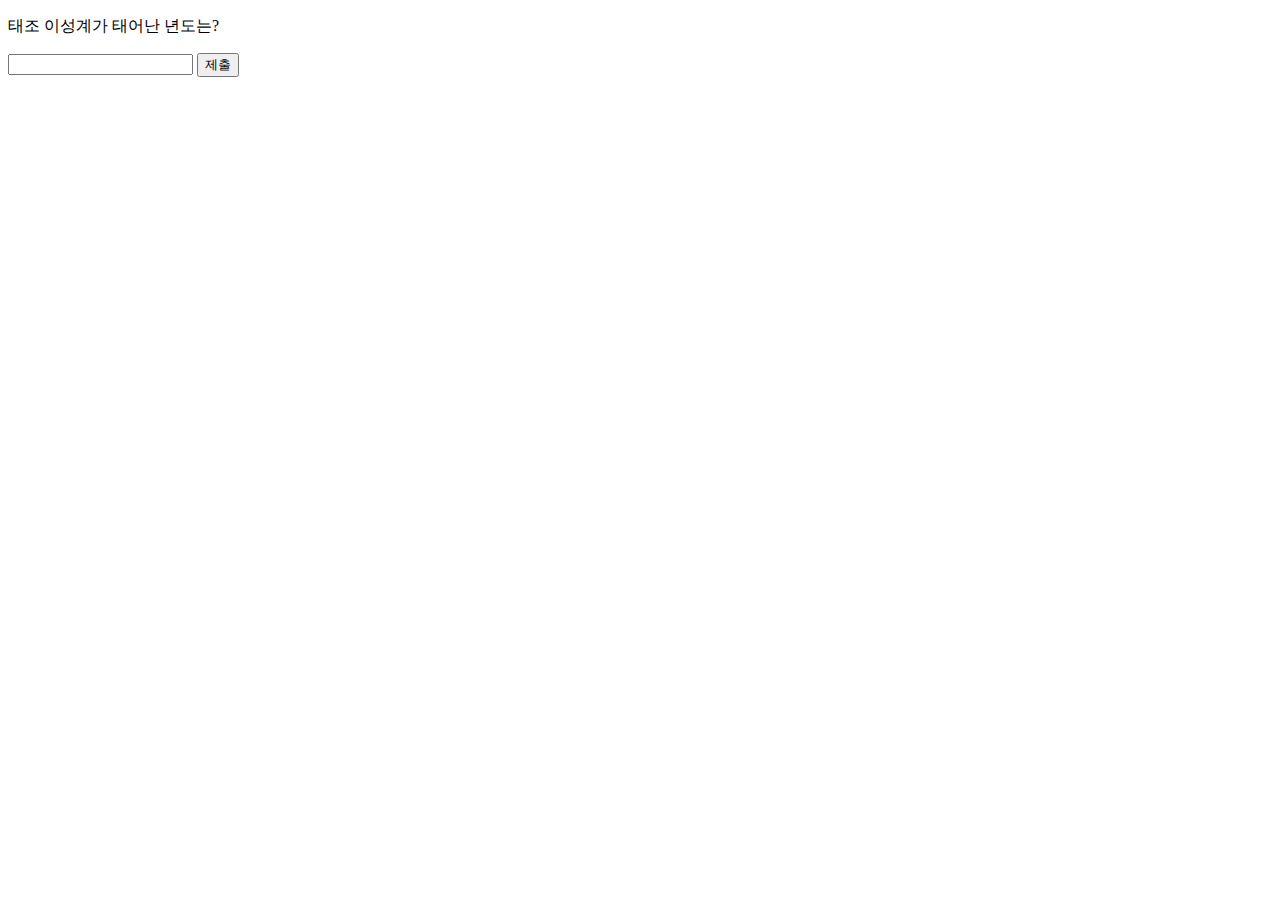
<file: study-04.html>
<!DOCTYPE html>
<html lang="en">
<head>
    <meta charset="UTF-8">
    <meta name="viewport" content="width=device-width, initial-scale=1.0">
    <title>Document</title>
</head>
<body>
    
    <p>태조 이성계가 태어난 년도는?</p>
    <input type="text" id="answer">
    <button id="send-answer">제출</button>

    <script>

        document.querySelector('#send-answer').addEventListener('click', ()=>{
            let answer = document.querySelector('#answer').value;

            if(answer == 1335){
                alert("정답");
            } else {
                alert("오답");
            }
        })


        const success = (scrore1, scrore2) => {
            if(scrore1 != null && scrore2 != null){
                if(scrore1 < 40 || scrore2 < 40){
                    console.log("불합격");
                } else if (scrore1+scrore2 < 120){
                    console.log("불합격");
                } else {
                    console.log("합격")
                }
            } else {
                console.log("점수를 입력하세요");
            }
        }

        // success(39, 100);


        var firstMoeny = 10000;
        var finalMoney = 0;
        const bank = (year, money) => {
            let count = 0;
            while(true){
                count++;
                if(money >= 50000){
                    firstMoeny += firstMoeny*0.2
                } else {
                    firstMoeny += firstMoeny*0.15
                }
                if(count === year) break;
            }
            finalMoney = firstMoeny;
            console.log(finalMoney);
        }
        bank(2, firstMoeny);
        

        let firstCoffee = 360;
        let totalCoffee = 0;
        const coffee = (first) => {
            let count = 0;
            totalCoffee = firstCoffee;
            while(true){
                count++;
                firstCoffee = firstCoffee/3*2;
                totalCoffee = totalCoffee + firstCoffee;
                if(count == 2) break;
            }
            console.log(totalCoffee);
        }
        coffee(firstCoffee);

    </script>
</body>
</html>
</file>
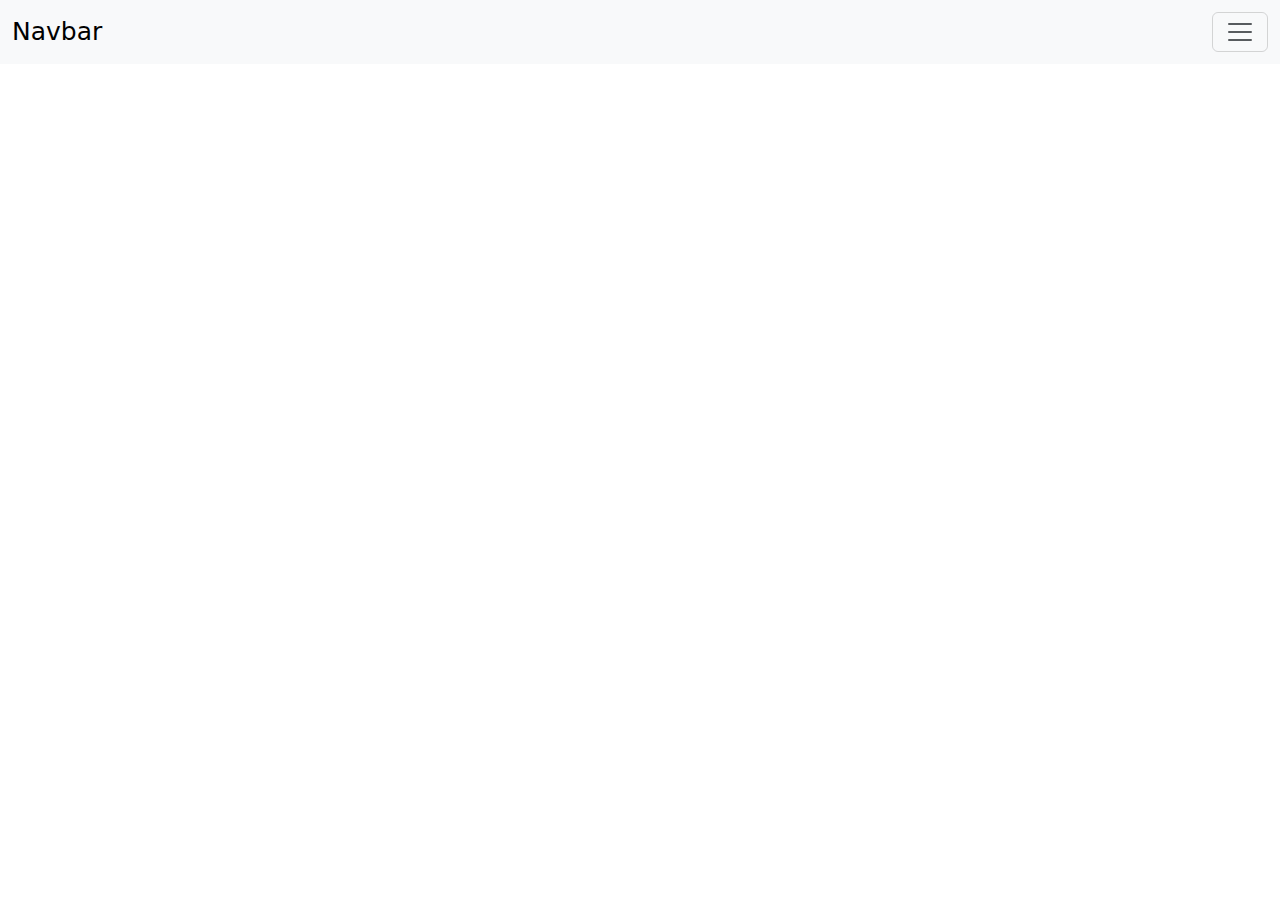
<file: study.html>
<!DOCTYPE html>
<html>
<head>
    <meta charset="UTF-8">
    <title>Document</title>
    <link href="https://cdn.jsdelivr.net/npm/bootstrap@5.3.3/dist/css/bootstrap.min.css" rel="stylesheet" integrity="sha384-QWTKZyjpPEjISv5WaRU9OFeRpok6YctnYmDr5pNlyT2bRjXh0JMhjY6hW+ALEwIH" crossorigin="anonymous">
    <link href="./css/main.css" rel="stylesheet">
</head>
<!--
    UI 만드는 step
    1. HTML/CSS로 미리 UI 디자인하기
    2. 버튼 누르면 UI 보여주기
-->
<body>
    <nav class="navbar navbar-light bg-light">
        <div class="container-fluid">
            <span class="navbar-brand">Navbar</span>
            <button class="navbar-toggler" type="button">
                <span class="navbar-toggler-icon"></span>
            </button>
        </div>
    </nav> 
    <ul class="list-group">
        <li class="list-group-item">An item</li>
        <li class="list-group-item">A second item</li>
        <li class="list-group-item">A third item</li>
        <li class="list-group-item">A fourth item</li>
        <li class="list-group-item">And a fifth one</li>
    </ul>



   <div class="alert-box" id="alert">
        <p id="alert_box"></p>
        <button id="close">닫기</button>
    </div>
    <button onclick="alertText('alert', '아이디')">아이디 입력</button>
    <button onclick="alertText('alert', '비밀번호')">비밀번호 입력</button>

    <button type="button" class="btn btn-primary">Primary</button>
   <script>
        /**
         * 주의 사항
         * 1. HTML 파일은 위에서 밑으로 읽기 때문에 조작할 HTML의 하단에 script code를 작성해야 한다.
         * 2. Selector 오타 주의
         * 3. 기본 문법 오타 주의
         */


        // EventListener의 클릭 이벤트로 클래스 추가하기
        document.querySelector('.navbar-toggler').addEventListener('click', ()=>{
            // classList.add() : 해당 클래스에 클래스를 추가
            // classList.toggle() : 해당 클래스가 없으면 추가, 있으면 제거
            document.querySelector('.list-group').classList.toggle('show');
        })

        document.querySelector('#close').addEventListener('click', ()=>{
            tagShowAndHide('alert', 'none');
        });


        // Layout show & hide
        const tagShowAndHide = (id, state) => {
            document.getElementById(id).style.display = state;
        }

        const alertText = (id, content) => {
            tagShowAndHide(id, 'block');
            document.getElementById('alert_box').innerHTML = content+"를 입력하세요.";
        }

   </script>
   <script src="https://cdn.jsdelivr.net/npm/bootstrap@5.3.3/dist/js/bootstrap.bundle.min.js" integrity="sha384-YvpcrYf0tY3lHB60NNkmXc5s9fDVZLESaAA55NDzOxhy9GkcIdslK1eN7N6jIeHz" crossorigin="anonymous"></script>
</body>
</html>
</file>
<file: css/main.css>
body {
    margin: 0;
}

.dark {
    background: black;
    color: white;
}

.alert-box {
    background-color: skyblue;
    padding: 20px;
    color: white;
    border-radius: 5px;
    display: none;
}

.navbar {
    position: fixed;
    width: 100%;
    z-index: 4;
}

.navbar-brand {
    font-size: 25px;
    transition: all 0.5s;
}

.list-group {
    width: 100%;
    margin-top: 55px;
    display: none;
    position: fixed;
    overflow: hidden;
    transition: all 0.5s;
    z-index: 4;
}

.slide {
    height: 210px;
    display: block;
    overflow: auto;
}

.black-bg {
    width : 100%;
    height : 100%;
    position : fixed;
    background : rgba(0,0,0,0.5);
    z-index : 5;
    padding: 30px;
    visibility: hidden;
    opacity: 0;
    transition: all 0.4s;
}
.white-bg {
    background: white;
    border-radius: 5px;
    padding: 30px;
}

.show-modal {
    visibility: visible;
    opacity: 1;
}

.main-bg {
    padding: 100px 20px;
    background: lightgray;
}

.hide {
    display: none;
}

.slide-container {
    width: 300vw;
    transition: all 1s;
    transform: translateX(0vw);
}

.slide-box {
    width: 100vw;
    float: left;
}
.slide-box img {
    width: 100%;
}

.form-hide {
    display: none;
}

.card-bg {
    height: 3000px;
    margin-top : 800px;
    margin-bottom: 1600px;
}

.card-box {
    position: sticky;
    top: 200px;
    margin-top: 500px;
    transition: all 0.2s;
}

.card-box img{
    display: block;
    margin: auto;
    max-width: 80%;
}
</file>
<file: css/sticky.css>
.grey {
    background: lightgrey;
    height: 1000px;
    margin-top: 150px;
}

.image {
    float: right;
    width: 400px;
    position: sticky;
    top: 100px;
}

.text {
    float: left;
    width: 200px;
    margin-left: 25px;
    margin-top: 100px;
}
</file>
